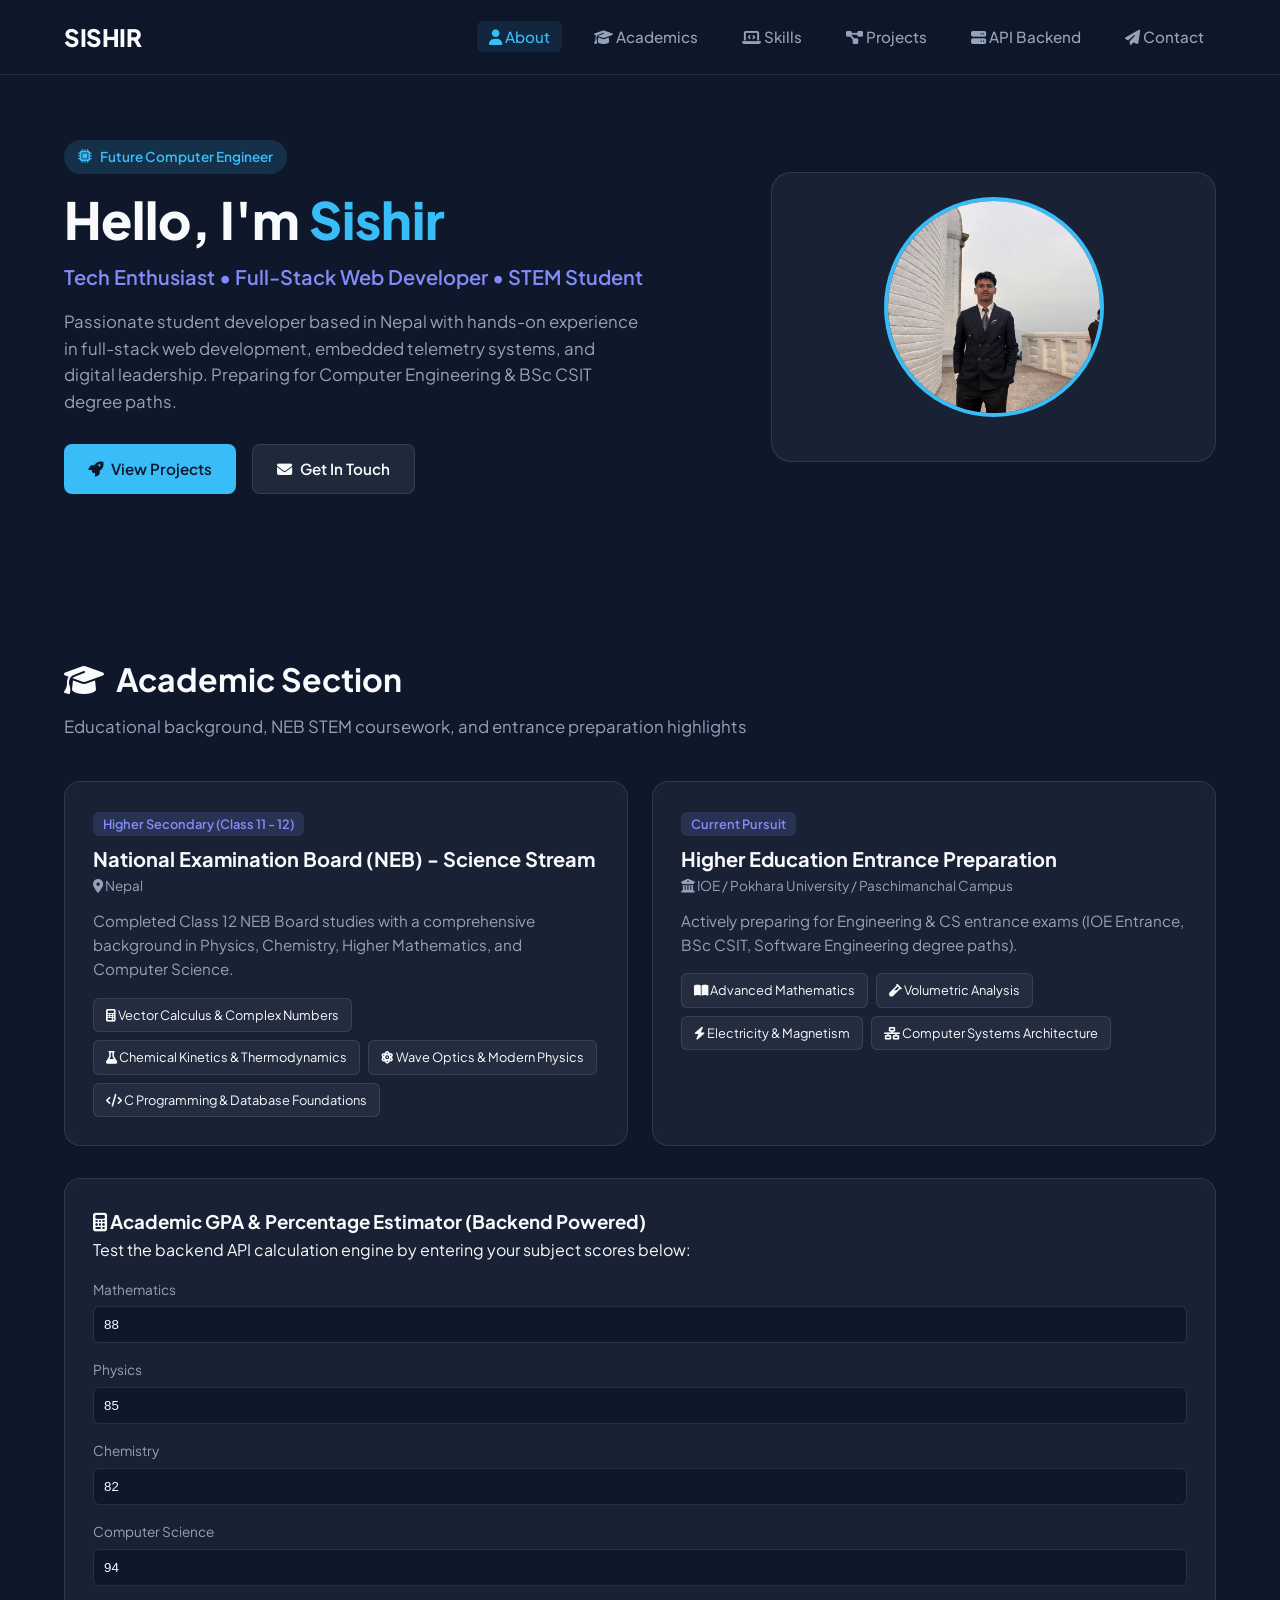
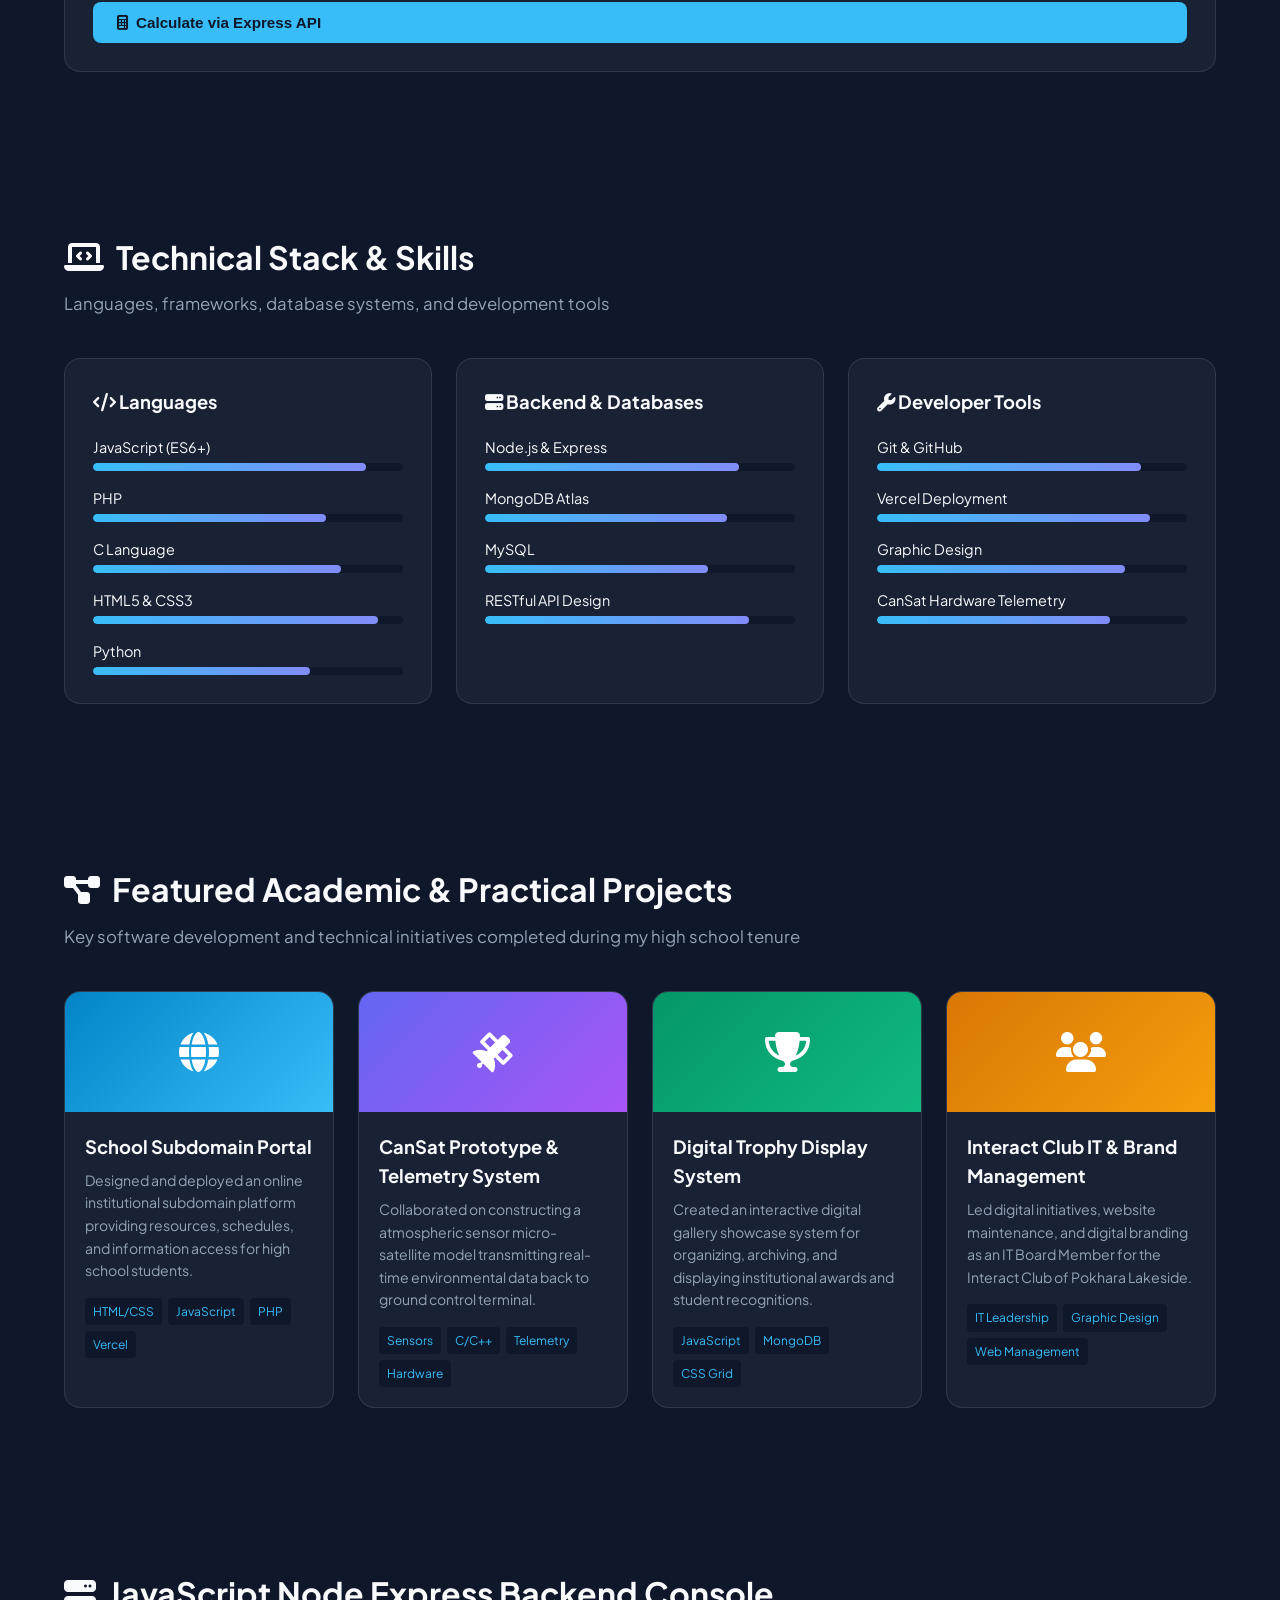
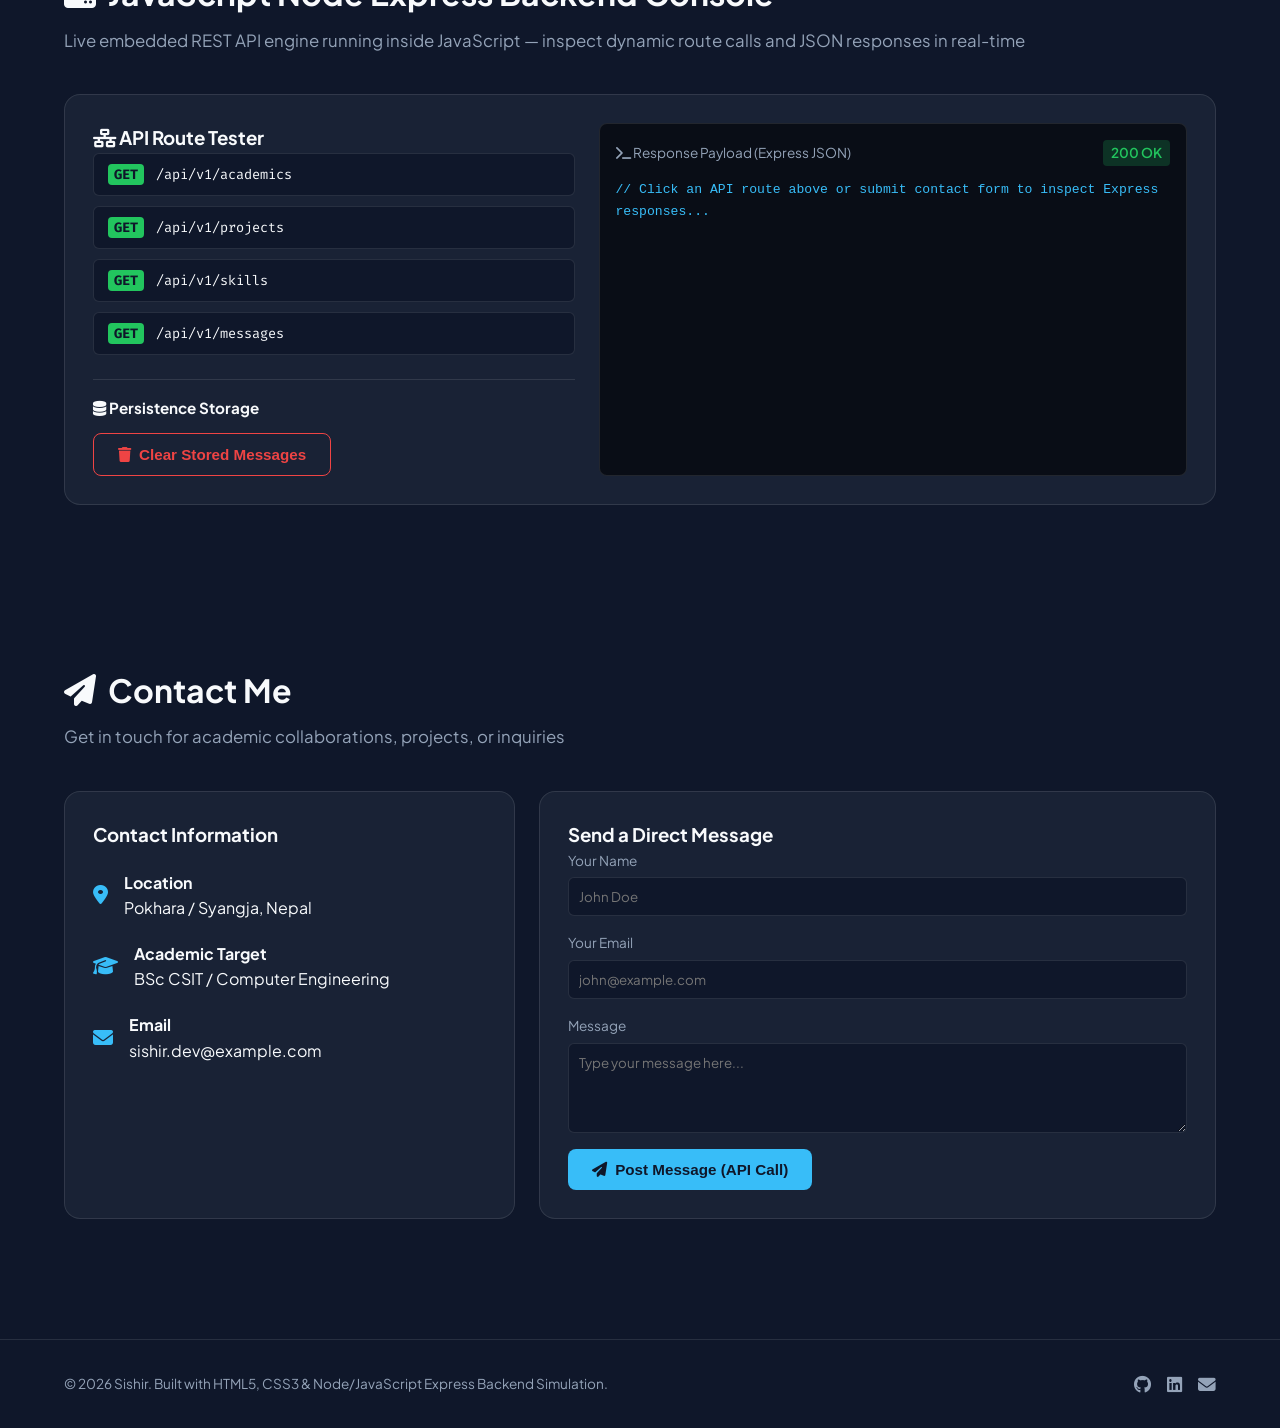
<file: index.html>
<!doctype html>
<html lang="en">
  <head>
    <meta charset="UTF-8" />
    <meta name="viewport" content="width=device-width, initial-scale=1.0" />
    <title>Sishir | Full-Stack Developer & Computer Engineering Aspirant</title>
    <link rel="stylesheet" href="css/style.css" />
    <link
      rel="stylesheet"
      href="https://cdnjs.cloudflare.com/ajax/libs/font-awesome/6.4.0/css/all.min.css"
    />
    <link
      href="https://fonts.googleapis.com/css2?family=Plus+Jakarta+Sans:wght@300;400;500;600;700;800&family=Fira+Code:wght@400;500;600&display=swap"
      rel="stylesheet"
    />
  </head>
  <body>
    <!-- Navbar -->
    <nav class="navbar">
      <div class="nav-container">
        <a href="#hero" class="brand"
          > SISHIR<span></span></a
        >
        <ul class="nav-links">
          <li>
            <a href="#about" class="active"
              ><i class="fa-solid fa-user"></i> About</a
            >
          </li>
          <li>
            <a href="#academics"
              ><i class="fa-solid fa-graduation-cap"></i> Academics</a
            >
          </li>
          <li>
            <a href="#skills"><i class="fa-solid fa-laptop-code"></i> Skills</a>
          </li>
          <li>
            <a href="#projects"
              ><i class="fa-solid fa-diagram-project"></i> Projects</a
            >
          </li>
          <li>
            <a href="#api-demo"
              ><i class="fa-solid fa-server"></i> API Backend</a
            >
          </li>
          <li>
            <a href="#contact"
              ><i class="fa-solid fa-paper-plane"></i> Contact</a
            >
          </li>
        </ul>
        <button class="mobile-toggle" id="menuToggle">
          <i class="fa-solid fa-bars"></i>
        </button>
      </div>
    </nav>

    <main class="container">
      <!-- Hero Section -->
      <section id="hero" class="hero-section">
        <div class="hero-grid">
          <div class="hero-content">
            <span class="badge"
              ><i class="fa-solid fa-microchip"></i> Future Computer
              Engineer</span
            >
            <h1>Hello, I'm <span class="highlight">Sishir</span></h1>
            <p class="tagline">
              Tech Enthusiast • Full-Stack Web Developer • STEM Student
            </p>
            <p class="bio-intro">
              Passionate student developer based in Nepal with hands-on
              experience in full-stack web development, embedded telemetry
              systems, and digital leadership. Preparing for Computer
              Engineering & BSc CSIT degree paths.
            </p>
            <div class="cta-buttons">
              <a href="#projects" class="btn btn-primary"
                ><i class="fa-solid fa-rocket"></i> View Projects</a
              >
              <a href="#contact" class="btn btn-secondary"
                ><i class="fa-solid fa-envelope"></i> Get In Touch</a
              >
            </div>
          </div>

          <div class="hero-avatar-card">
            <div class="avatar-wrapper">
              <img
                id="profileImage"
                src="merophoto.jpg"
                alt="Sishir Profile Photo"
              />
              <div class="avatar-overlay">
                <label for="photoUploader" class="upload-btn"
                  ><i class="fa-solid fa-camera"></i> Change Photo</label
                >
                <input
                  type="file"
                  id="photoUploader"
                  accept="image/*"
                  style="display: none"
                />
              </div>
            </div>
       </section>

      <!-- Academic Background Section -->
      <section id="academics" class="section">
        <div class="section-header">
          <h2><i class="fa-solid fa-graduation-cap"></i> Academic Section</h2>
          <p>
            Educational background, NEB STEM coursework, and entrance
            preparation highlights
          </p>
        </div>

        <div class="academic-grid">
          <div class="academic-card shadow-card">
            <div class="academic-header">
              <span class="year-badge">Higher Secondary (Class 11 - 12)</span>
              <h3>National Examination Board (NEB) - Science Stream</h3>
              <p class="sub-location">
                <i class="fa-solid fa-location-dot"></i> Nepal
              </p>
            </div>
            <p class="academic-desc">
              Completed Class 12 NEB Board studies with a comprehensive
              background in Physics, Chemistry, Higher Mathematics, and Computer
              Science.
            </p>

            <div class="coursework-tags">
              <span class="tag"
                ><i class="fa-solid fa-calculator"></i> Vector Calculus &
                Complex Numbers</span
              >
              <span class="tag"
                ><i class="fa-solid fa-flask"></i> Chemical Kinetics &
                Thermodynamics</span
              >
              <span class="tag"
                ><i class="fa-solid fa-atom"></i> Wave Optics & Modern
                Physics</span
              >
              <span class="tag"
                ><i class="fa-solid fa-code"></i> C Programming & Database
                Foundations</span
              >
            </div>
          </div>

          <div class="academic-card shadow-card">
            <div class="academic-header">
              <span class="year-badge">Current Pursuit</span>
              <h3>Higher Education Entrance Preparation</h3>
              <p class="sub-location">
                <i class="fa-solid fa-university"></i> IOE / Pokhara University
                / Paschimanchal Campus
              </p>
            </div>
            <p class="academic-desc">
              Actively preparing for Engineering & CS entrance exams (IOE
              Entrance, BSc CSIT, Software Engineering degree paths).
            </p>

            <div class="coursework-tags">
              <span class="tag"
                ><i class="fa-solid fa-book-open"></i> Advanced
                Mathematics</span
              >
              <span class="tag"
                ><i class="fa-solid fa-vial"></i> Volumetric Analysis</span
              >
              <span class="tag"
                ><i class="fa-solid fa-bolt"></i> Electricity & Magnetism</span
              >
              <span class="tag"
                ><i class="fa-solid fa-network-wired"></i> Computer Systems
                Architecture</span
              >
            </div>
          </div>
        </div>

        <!-- Interactive GPA Calculator Module -->
        <div class="gpa-box shadow-card">
          <h3>
            <i class="fa-solid fa-calculator"></i> Academic GPA & Percentage
            Estimator (Backend Powered)
          </h3>
          <p>
            Test the backend API calculation engine by entering your subject
            scores below:
          </p>
          <form id="gpaForm" class="gpa-form">
            <div class="input-group">
              <label for="mathScore">Mathematics</label>
              <input
                type="number"
                id="mathScore"
                min="0"
                max="100"
                value="88"
                required
              />
            </div>
            <div class="input-group">
              <label for="physicsScore">Physics</label>
              <input
                type="number"
                id="physicsScore"
                min="0"
                max="100"
                value="85"
                required
              />
            </div>
            <div class="input-group">
              <label for="chemScore">Chemistry</label>
              <input
                type="number"
                id="chemScore"
                min="0"
                max="100"
                value="82"
                required
              />
            </div>
            <div class="input-group">
              <label for="csScore">Computer Science</label>
              <input
                type="number"
                id="csScore"
                min="0"
                max="100"
                value="94"
                required
              />
            </div>
            <button type="submit" class="btn btn-primary">
              <i class="fa-solid fa-calculator"></i> Calculate via Express API
            </button>
          </form>
          <div id="gpaResult" class="result-display hidden"></div>
        </div>
      </section>

      <!-- Technical Skills Section -->
      <section id="skills" class="section">
        <div class="section-header">
          <h2>
            <i class="fa-solid fa-laptop-code"></i> Technical Stack & Skills
          </h2>
          <p>Languages, frameworks, database systems, and development tools</p>
        </div>

        <div class="skills-grid">
          <div class="skill-category shadow-card">
            <h3><i class="fa-solid fa-code"></i> Languages</h3>
            <div class="skill-list">
              <div class="skill-item">
                <span>JavaScript (ES6+)</span>
                <div class="bar">
                  <div class="fill" style="width: 88%"></div>
                </div>
              </div>
              <div class="skill-item">
                <span>PHP</span>
                <div class="bar">
                  <div class="fill" style="width: 75%"></div>
                </div>
              </div>
              <div class="skill-item">
                <span>C Language</span>
                <div class="bar">
                  <div class="fill" style="width: 80%"></div>
                </div>
              </div>
              <div class="skill-item">
                <span>HTML5 & CSS3</span>
                <div class="bar">
                  <div class="fill" style="width: 92%"></div>
                </div>
              </div>
              <div class="skill-item">
                <span>Python</span>
                <div class="bar">
                  <div class="fill" style="width: 70%"></div>
                </div>
              </div>
            </div>
          </div>

          <div class="skill-category shadow-card">
            <h3><i class="fa-solid fa-server"></i> Backend & Databases</h3>
            <div class="skill-list">
              <div class="skill-item">
                <span>Node.js & Express</span>
                <div class="bar">
                  <div class="fill" style="width: 82%"></div>
                </div>
              </div>
              <div class="skill-item">
                <span>MongoDB Atlas</span>
                <div class="bar">
                  <div class="fill" style="width: 78%"></div>
                </div>
              </div>
              <div class="skill-item">
                <span>MySQL</span>
                <div class="bar">
                  <div class="fill" style="width: 72%"></div>
                </div>
              </div>
              <div class="skill-item">
                <span>RESTful API Design</span>
                <div class="bar">
                  <div class="fill" style="width: 85%"></div>
                </div>
              </div>
            </div>
          </div>

          <div class="skill-category shadow-card">
            <h3><i class="fa-solid fa-wrench"></i> Developer Tools</h3>
            <div class="skill-list">
              <div class="skill-item">
                <span>Git & GitHub</span>
                <div class="bar">
                  <div class="fill" style="width: 85%"></div>
                </div>
              </div>
              <div class="skill-item">
                <span>Vercel Deployment</span>
                <div class="bar">
                  <div class="fill" style="width: 88%"></div>
                </div>
              </div>
              <div class="skill-item">
                <span>Graphic Design</span>
                <div class="bar">
                  <div class="fill" style="width: 80%"></div>
                </div>
              </div>
              <div class="skill-item">
                <span>CanSat Hardware Telemetry</span>
                <div class="bar">
                  <div class="fill" style="width: 75%"></div>
                </div>
              </div>
            </div>
          </div>
        </div>
      </section>

      <!-- Projects Showcase Section -->
      <section id="projects" class="section">
        <div class="section-header">
          <h2>
            <i class="fa-solid fa-diagram-project"></i> Featured Academic &
            Practical Projects
          </h2>
          <p>
            Key software development and technical initiatives completed during
            my high school tenure
          </p>
        </div>

        <div class="projects-grid">
          <!-- Project 1 -->
          <div class="project-card shadow-card">
            <div class="project-banner">
              <i class="fa-solid fa-globe"></i>
            </div>
            <div class="project-body">
              <h3>School Subdomain Portal</h3>
              <p>
                Designed and deployed an online institutional subdomain platform
                providing resources, schedules, and information access for high
                school students.
              </p>
              <div class="project-tech">
                <span>HTML/CSS</span><span>JavaScript</span><span>PHP</span
                ><span>Vercel</span>
              </div>
            </div>
          </div>

          <!-- Project 2 -->
          <div class="project-card shadow-card">
            <div class="project-banner alt-banner-1">
              <i class="fa-solid fa-satellite"></i>
            </div>
            <div class="project-body">
              <h3>CanSat Prototype & Telemetry System</h3>
              <p>
                Collaborated on constructing a atmospheric sensor
                micro-satellite model transmitting real-time environmental data
                back to ground control terminal.
              </p>
              <div class="project-tech">
                <span>Sensors</span><span>C/C++</span><span>Telemetry</span
                ><span>Hardware</span>
              </div>
            </div>
          </div>

          <!-- Project 3 -->
          <div class="project-card shadow-card">
            <div class="project-banner alt-banner-2">
              <i class="fa-solid fa-trophy"></i>
            </div>
            <div class="project-body">
              <h3>Digital Trophy Display System</h3>
              <p>
                Created an interactive digital gallery showcase system for
                organizing, archiving, and displaying institutional awards and
                student recognitions.
              </p>
              <div class="project-tech">
                <span>JavaScript</span><span>MongoDB</span><span>CSS Grid</span>
              </div>
            </div>
          </div>

          <!-- Project 4 -->
          <div class="project-card shadow-card">
            <div class="project-banner alt-banner-3">
              <i class="fa-solid fa-users"></i>
            </div>
            <div class="project-body">
              <h3>Interact Club IT & Brand Management</h3>
              <p>
                Led digital initiatives, website maintenance, and digital
                branding as an IT Board Member for the Interact Club of Pokhara
                Lakeside.
              </p>
              <div class="project-tech">
                <span>IT Leadership</span><span>Graphic Design</span
                ><span>Web Management</span>
              </div>
            </div>
          </div>
        </div>
      </section>

      <!-- Simulated Express API Backend Section -->
      <section id="api-demo" class="section">
        <div class="section-header">
          <h2>
            <i class="fa-solid fa-server"></i> JavaScript Node Express Backend
            Console
          </h2>
          <p>
            Live embedded REST API engine running inside JavaScript — inspect
            dynamic route calls and JSON responses in real-time
          </p>
        </div>

        <div class="api-console-grid shadow-card">
          <div class="api-controls">
            <h3><i class="fa-solid fa-network-wired"></i> API Route Tester</h3>
            <div class="route-buttons">
              <button
                onclick="triggerApiRoute('GET', '/api/v1/academics')"
                class="btn-api get"
              >
                <span class="badge-method get">GET</span> /api/v1/academics
              </button>
              <button
                onclick="triggerApiRoute('GET', '/api/v1/projects')"
                class="btn-api get"
              >
                <span class="badge-method get">GET</span> /api/v1/projects
              </button>
              <button
                onclick="triggerApiRoute('GET', '/api/v1/skills')"
                class="btn-api get"
              >
                <span class="badge-method get">GET</span> /api/v1/skills
              </button>
              <button
                onclick="triggerApiRoute('GET', '/api/v1/messages')"
                class="btn-api get"
              >
                <span class="badge-method get">GET</span> /api/v1/messages
              </button>
            </div>

            <div class="db-actions">
              <h4><i class="fa-solid fa-database"></i> Persistence Storage</h4>
              <button
                onclick="clearMessagesDb()"
                class="btn btn-outline-danger"
              >
                <i class="fa-solid fa-trash"></i> Clear Stored Messages
              </button>
            </div>
          </div>

          <div class="api-display">
            <div class="console-header">
              <span
                ><i class="fa-solid fa-terminal"></i> Response Payload (Express
                JSON)</span
              >
              <span id="statusBadge" class="status-badge">200 OK</span>
            </div>
            <pre
              id="jsonOutput"
              class="json-code"
            ><code>// Click an API route above or submit contact form to inspect Express responses...</code></pre>
          </div>
        </div>
      </section>

      <!-- Contact Section -->
      <section id="contact" class="section">
        <div class="section-header">
          <h2><i class="fa-solid fa-paper-plane"></i> Contact Me</h2>
          <p>
            Get in touch for academic collaborations, projects, or inquiries
          </p>
        </div>

        <div class="contact-grid">
          <div class="contact-info shadow-card">
            <h3>Contact Information</h3>
            <div class="info-item">
              <i class="fa-solid fa-location-dot"></i>
              <div>
                <h4>Location</h4>
                <p>Pokhara / Syangja, Nepal</p>
              </div>
            </div>
            <div class="info-item">
              <i class="fa-solid fa-graduation-cap"></i>
              <div>
                <h4>Academic Target</h4>
                <p>BSc CSIT / Computer Engineering</p>
              </div>
            </div>
            <div class="info-item">
              <i class="fa-solid fa-envelope"></i>
              <div>
                <h4>Email</h4>
                <p>sishir.dev@example.com</p>
              </div>
            </div>
          </div>

          <div class="contact-form-box shadow-card">
            <h3>Send a Direct Message</h3>
            <form id="contactForm">
              <div class="form-group">
                <label for="senderName">Your Name</label>
                <input
                  type="text"
                  id="senderName"
                  placeholder="John Doe"
                  required
                />
              </div>
              <div class="form-group">
                <label for="senderEmail">Your Email</label>
                <input
                  type="email"
                  id="senderEmail"
                  placeholder="john@example.com"
                  required
                />
              </div>
              <div class="form-group">
                <label for="senderMsg">Message</label>
                <textarea
                  id="senderMsg"
                  rows="4"
                  placeholder="Type your message here..."
                  required
                ></textarea>
              </div>
              <button type="submit" class="btn btn-primary">
                <i class="fa-solid fa-paper-plane"></i> Post Message (API Call)
              </button>
            </form>
          </div>
        </div>
      </section>
    </main>

    <!-- Footer -->
    <footer>
      <div class="container footer-content">
        <p>
          &copy; 2026 Sishir. Built with HTML5, CSS3 & Node/JavaScript Express
          Backend Simulation.
        </p>
        <div class="socials">
          <a href="#"><i class="fa-brands fa-github"></i></a>
          <a href="#"><i class="fa-brands fa-linkedin"></i></a>
          <a href="#"><i class="fa-solid fa-envelope"></i></a>
        </div>
      </div>
    </footer>

    <!-- JavaScript Files -->
    <script src="js/server.js"></script>
    <script src="js/app.js"></script>
  </body>
</html>
</file>
<file: css/style.css>
/* ==========================================================================
   Sishir Portfolio Stylesheet - Clean Glassmorphism & Modern Dark Aesthetic
   ========================================================================== */

:root {
    --bg-primary: #0f172a;
    --bg-secondary: #1e293b;
    --card-bg: rgba(30, 41, 59, 0.7);
    --card-border: rgba(255, 255, 255, 0.1);
    --primary: #38bdf8;
    --primary-hover: #0284c7;
    --accent: #818cf8;
    --text-main: #f8fafc;
    --text-muted: #94a3b8;
    --success: #22c55e;
    --danger: #ef4444;
    --font-heading: 'Plus Jakarta Sans', sans-serif;
    --font-code: 'Fira Code', monospace;
}

* {
    box-sizing: border-box;
    margin: 0;
    padding: 0;
}

html {
    scroll-behavior: smooth;
}

body {
    background-color: var(--bg-primary);
    color: var(--text-main);
    font-family: var(--font-heading);
    line-height: 1.6;
    padding-top: 80px;
}

/* Container */
.container {
    max-width: 1200px;
    margin: 0 auto;
    padding: 0 24px;
}

/* Navbar */
.navbar {
    position: fixed;
    top: 0;
    left: 0;
    width: 100%;
    height: 75px;
    background: rgba(15, 23, 42, 0.85);
    backdrop-filter: blur(12px);
    border-bottom: 1px solid var(--card-border);
    z-index: 1000;
    display: flex;
    align-items: center;
}

.nav-container {
    max-width: 1200px;
    width: 100%;
    margin: 0 auto;
    padding: 0 24px;
    display: flex;
    justify-content: space-between;
    align-items: center;
}

.brand {
    font-size: 1.5rem;
    font-weight: 800;
    color: var(--text-main);
    text-decoration: none;
    letter-spacing: -0.5px;
}

.brand span {
    color: var(--primary);
}

.nav-links {
    display: flex;
    gap: 20px;
    list-style: none;
}

.nav-links a {
    color: var(--text-muted);
    text-decoration: none;
    font-size: 0.95rem;
    font-weight: 500;
    transition: all 0.2s ease;
    padding: 6px 12px;
    border-radius: 6px;
}

.nav-links a:hover,
.nav-links a.active {
    color: var(--primary);
    background: rgba(56, 189, 248, 0.1);
}

.mobile-toggle {
    display: none;
    background: none;
    border: none;
    color: var(--text-main);
    font-size: 1.5rem;
    cursor: pointer;
}

/* Base Buttons */
.btn {
    display: inline-flex;
    align-items: center;
    gap: 8px;
    padding: 12px 24px;
    border-radius: 8px;
    font-weight: 600;
    font-size: 0.95rem;
    cursor: pointer;
    text-decoration: none;
    transition: all 0.2s ease;
    border: none;
}

.btn-primary {
    background: var(--primary);
    color: #0f172a;
}

.btn-primary:hover {
    background: var(--primary-hover);
    transform: translateY(-2px);
}

.btn-secondary {
    background: var(--bg-secondary);
    color: var(--text-main);
    border: 1px solid var(--card-border);
}

.btn-secondary:hover {
    background: rgba(255, 255, 255, 0.05);
    transform: translateY(-2px);
}

.btn-outline-danger {
    background: transparent;
    border: 1px solid var(--danger);
    color: var(--danger);
}

.btn-outline-danger:hover {
    background: var(--danger);
    color: white;
}

/* Cards & Layout */
.shadow-card {
    background: var(--card-bg);
    border: 1px solid var(--card-border);
    border-radius: 16px;
    padding: 28px;
    backdrop-filter: blur(8px);
}

.section {
    padding: 80px 0;
}

.section-header {
    margin-bottom: 40px;
}

.section-header h2 {
    font-size: 2rem;
    font-weight: 700;
    margin-bottom: 8px;
    display: flex;
    align-items: center;
    gap: 12px;
    color: var(--text-main);
}

.section-header p {
    color: var(--text-muted);
    font-size: 1.05rem;
}

/* Hero Section */
.hero-section {
    padding: 60px 0 80px 0;
}

.hero-grid {
    display: grid;
    grid-template-columns: 1.2fr 0.8fr;
    gap: 40px;
    align-items: center;
}

.badge {
    display: inline-flex;
    align-items: center;
    gap: 8px;
    background: rgba(56, 189, 248, 0.15);
    color: var(--primary);
    padding: 6px 14px;
    border-radius: 20px;
    font-size: 0.85rem;
    font-weight: 600;
    margin-bottom: 16px;
}

.hero-content h1 {
    font-size: 3.2rem;
    font-weight: 800;
    line-height: 1.15;
    margin-bottom: 12px;
}

.hero-content .highlight {
    color: var(--primary);
}

.tagline {
    font-size: 1.25rem;
    color: var(--accent);
    font-weight: 600;
    margin-bottom: 16px;
}

.bio-intro {
    color: var(--text-muted);
    font-size: 1.05rem;
    margin-bottom: 28px;
    max-width: 580px;
}

.cta-buttons {
    display: flex;
    gap: 16px;
}

/* Avatar Card */
.hero-avatar-card {
    background: var(--card-bg);
    border: 1px solid var(--card-border);
    border-radius: 20px;
    padding: 24px;
    text-align: center;
}

.avatar-wrapper {
    position: relative;
    width: 220px;
    height: 220px;
    margin: 0 auto 20px auto;
    border-radius: 50%;
    overflow: hidden;
    border: 4px solid var(--primary);
}

.avatar-wrapper img {
    width: 100%;
    height: 100%;
    object-fit: cover;
}

.avatar-overlay {
    position: absolute;
    inset: 0;
    background: rgba(15, 23, 42, 0.7);
    display: flex;
    align-items: center;
    justify-content: center;
    opacity: 0;
    transition: opacity 0.3s ease;
}

.avatar-wrapper:hover .avatar-overlay {
    opacity: 1;
}

.upload-btn {
    color: white;
    cursor: pointer;
    font-size: 0.9rem;
    font-weight: 600;
}

.avatar-presets {
    display: flex;
    justify-content: center;
    gap: 8px;
    margin-top: 12px;
}

.preset-btn {
    background: var(--bg-secondary);
    border: 1px solid var(--card-border);
    color: var(--text-muted);
    padding: 6px 14px;
    border-radius: 6px;
    cursor: pointer;
    font-size: 0.8rem;

}

.preset-btn.active, .preset-btn:hover {
    background: var(--primary);
    color: #0f172a;
}

/* Academic Section */
.academic-grid {
    display: grid;
    grid-template-columns: repeat(auto-fit, minmax(320px, 1fr));
    gap: 24px;
    margin-bottom: 32px;
}

.year-badge {
    background: rgba(129, 140, 248, 0.15);
    color: var(--accent);
    padding: 4px 10px;
    border-radius: 6px;
    font-size: 0.8rem;
    font-weight: 600;
}

.academic-header h3 {
    margin-top: 8px;
    font-size: 1.25rem;
}

.sub-location {
    color: var(--text-muted);
    font-size: 0.85rem;
    margin-bottom: 12px;
}

.academic-desc {
    color: var(--text-muted);
    font-size: 0.95rem;
    margin-bottom: 16px;
}

.coursework-tags {
    display: flex;
    flex-wrap: wrap;
    gap: 8px;
}

.tag {
    background: rgba(255, 255, 255, 0.05);
    border: 1px solid var(--card-border);
    color: var(--text-main);
    padding: 6px 12px;
    border-radius: 6px;
    font-size: 0.8rem;
}

/* GPA Estimator */
.gpa-box {
    margin-top: 24px;
}

.gpa-form {
    display: grid;
    grid-template-columns: repeat(auto-fit, minmax(160px, 1fr)) 1.2fr;
    gap: 16px;
    align-items: end;
    margin-top: 16px;
}

.input-group {
    display: flex;
    flex-direction: column;
    gap: 6px;
}

.input-group label {
    font-size: 0.85rem;
    color: var(--text-muted);
}

.input-group input {
    background: var(--bg-primary);
    border: 1px solid var(--card-border);
    color: var(--text-main);
    padding: 10px;
    border-radius: 6px;
}

.result-display {
    margin-top: 20px;
    padding: 16px;
    border-radius: 8px;
    background: rgba(34, 197, 94, 0.1);
    border: 1px solid var(--success);
    color: var(--text-main);
}

.hidden { display: none; }

/* Skills Section */
.skills-grid {
    display: grid;
    grid-template-columns: repeat(auto-fit, minmax(300px, 1fr));
    gap: 24px;
}

.skill-category h3 {
    margin-bottom: 20px;
    font-size: 1.15rem;
}

.skill-list {
    display: flex;
    flex-direction: column;
    gap: 16px;
}

.skill-item span {
    font-size: 0.9rem;
    margin-bottom: 4px;
    display: block;
}

.bar {
    height: 8px;
    background: var(--bg-primary);
    border-radius: 4px;
    overflow: hidden;
}

.fill {
    height: 100%;
    background: linear-gradient(90deg, var(--primary), var(--accent));
    border-radius: 4px;
}

/* Projects Section */
.projects-grid {
    display: grid;
    grid-template-columns: repeat(auto-fit, minmax(260px, 1fr));
    gap: 24px;
}

.project-card {
    padding: 0;
    overflow: hidden;
}

.project-banner {
    height: 120px;
    background: linear-gradient(135deg, #0284c7, #38bdf8);
    display: flex;
    align-items: center;
    justify-content: center;
    font-size: 2.5rem;
    color: white;
}

.alt-banner-1 { background: linear-gradient(135deg, #6366f1, #a855f7); }
.alt-banner-2 { background: linear-gradient(135deg, #059669, #10b981); }
.alt-banner-3 { background: linear-gradient(135deg, #d97706, #f59e0b); }

.project-body {
    padding: 20px;
}

.project-body h3 {
    font-size: 1.15rem;
    margin-bottom: 8px;
}

.project-body p {
    color: var(--text-muted);
    font-size: 0.88rem;
    margin-bottom: 16px;
}

.project-tech {
    display: flex;
    flex-wrap: wrap;
    gap: 6px;
}

.project-tech span {
    font-size: 0.75rem;
    background: var(--bg-primary);
    padding: 4px 8px;
    border-radius: 4px;
    color: var(--primary);
}

/* API Backend Section */
.api-console-grid {
    display: grid;
    grid-template-columns: 0.9fr 1.1fr;
    gap: 24px;
}

.btn-api {
    display: flex;
    align-items: center;
    gap: 12px;
    width: 100%;
    padding: 10px 14px;
    background: var(--bg-primary);
    border: 1px solid var(--card-border);
    color: var(--text-main);
    border-radius: 6px;
    margin-bottom: 10px;
    cursor: pointer;
    font-family: var(--font-code);
    font-size: 0.85rem;
    text-align: left;
}

.btn-api:hover {
    border-color: var(--primary);
}

.badge-method.get {
    background: var(--success);
    color: #0f172a;
    padding: 2px 6px;
    border-radius: 4px;
    font-weight: 700;
}

.db-actions {
    margin-top: 24px;
    padding-top: 16px;
    border-top: 1px solid var(--card-border);
}

.db-actions h4 {
    margin-bottom: 12px;
    font-size: 0.95rem;
}

.api-display {
    background: #090d16;
    border-radius: 8px;
    border: 1px solid var(--card-border);
    padding: 16px;
    overflow: hidden;
}

.console-header {
    display: flex;
    justify-content: space-between;
    align-items: center;
    margin-bottom: 12px;
    font-size: 0.85rem;
    color: var(--text-muted);
}

.status-badge {
    background: rgba(34, 197, 94, 0.2);
    color: var(--success);
    padding: 2px 8px;
    border-radius: 4px;
    font-weight: 600;
}

.json-code {
    font-family: var(--font-code);
    font-size: 0.82rem;
    color: #38bdf8;
    white-space: pre-wrap;
    max-height: 320px;
    overflow-y: auto;
}

/* Contact Section */
.contact-grid {
    display: grid;
    grid-template-columns: 0.8fr 1.2fr;
    gap: 24px;
}

.info-item {
    display: flex;
    gap: 16px;
    margin-top: 20px;
    align-items: center;
}

.info-item i {
    font-size: 1.25rem;
    color: var(--primary);
}

.form-group {
    display: flex;
    flex-direction: column;
    gap: 6px;
    margin-bottom: 16px;
}

.form-group label {
    font-size: 0.85rem;
    color: var(--text-muted);
}

.form-group input, .form-group textarea {
    background: var(--bg-primary);
    border: 1px solid var(--card-border);
    color: var(--text-main);
    padding: 10px;
    border-radius: 6px;
    font-family: inherit;
}

/* Footer */
footer {
    border-top: 1px solid var(--card-border);
    padding: 30px 0;
    margin-top: 40px;
}

.footer-content {
    display: flex;
    justify-content: space-between;
    align-items: center;
    color: var(--text-muted);
    font-size: 0.85rem;
}

.socials {
    display: flex;
    gap: 16px;
}

.socials a {
    color: var(--text-muted);
    font-size: 1.1rem;
    transition: color 0.2s;
}

.socials a:hover {
    color: var(--primary);
}

/* Responsive */
@media (max-width: 768px) {
    .hero-grid, .api-console-grid, .contact-grid {
        grid-template-columns: 1fr;
    }

    .nav-links {
        display: none;
    }

    .mobile-toggle {
        display: block;
    }

    .gpa-form {
        grid-template-columns: 1fr;
    }
}
</file>
